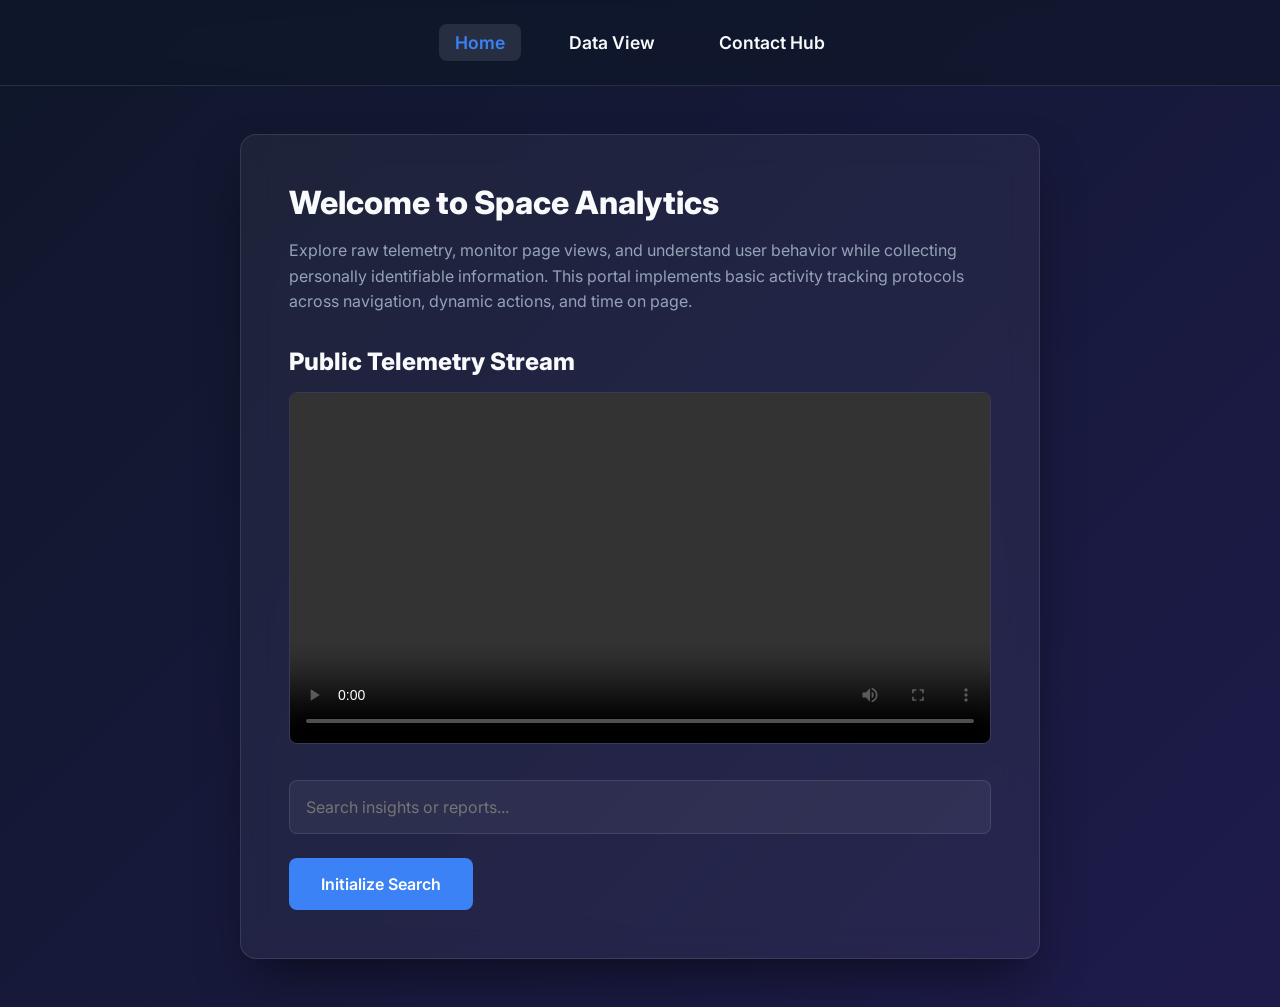
<file: index.html>
<!DOCTYPE html>
<html lang="en">

<head>
    <meta charset="UTF-8">
    <meta name="viewport" content="width=device-width, initial-scale=1.0">
    <title>Home | Space Analytics</title>
    <meta name="description"
        content="Welcome to the Space Analytics project hub. Track metrics and interact dynamically.">
    <link rel="stylesheet" href="./css/styles.css">
</head>

<body>
    <nav id="main-navigation">
        <a href="./index.html" class="active">Home</a>
        <a href="./data.html">Data View</a>
        <a href="./contact.html">Contact Hub</a>
    </nav>
    <main>
        <h1>Welcome to Space Analytics</h1>
        <p>Explore raw telemetry, monitor page views, and understand user behavior while collecting personally
            identifiable information. This portal implements basic activity tracking protocols across navigation,
            dynamic actions, and time on page.</p>
        <div style="margin-bottom: 2rem;">
            <h2>Public Telemetry Stream</h2>
            <video width="100%" controls style="border-radius: 8px; border: 1px solid var(--border-color);">
                <source src="https://www.w3schools.com/html/mov_bbb.mp4" type="video/mp4">
                Your browser does not support the video tag.
            </video>
        </div>

        <form action="#" method="get" onsubmit="alert('Searching the galaxy for: ' + document.getElementById('searchQuery').value + '...');">
            <div>
                <label for="searchQuery" style="display: none;">Search Analytics</label>
                <input type="text" id="searchQuery" name="search" placeholder="Search insights or reports..." required>
            </div>
            <button type="submit">Initialize Search</button>
        </form>
    </main>

    <script src="./js/analytics.js"></script>
</body>

</html>
</file>
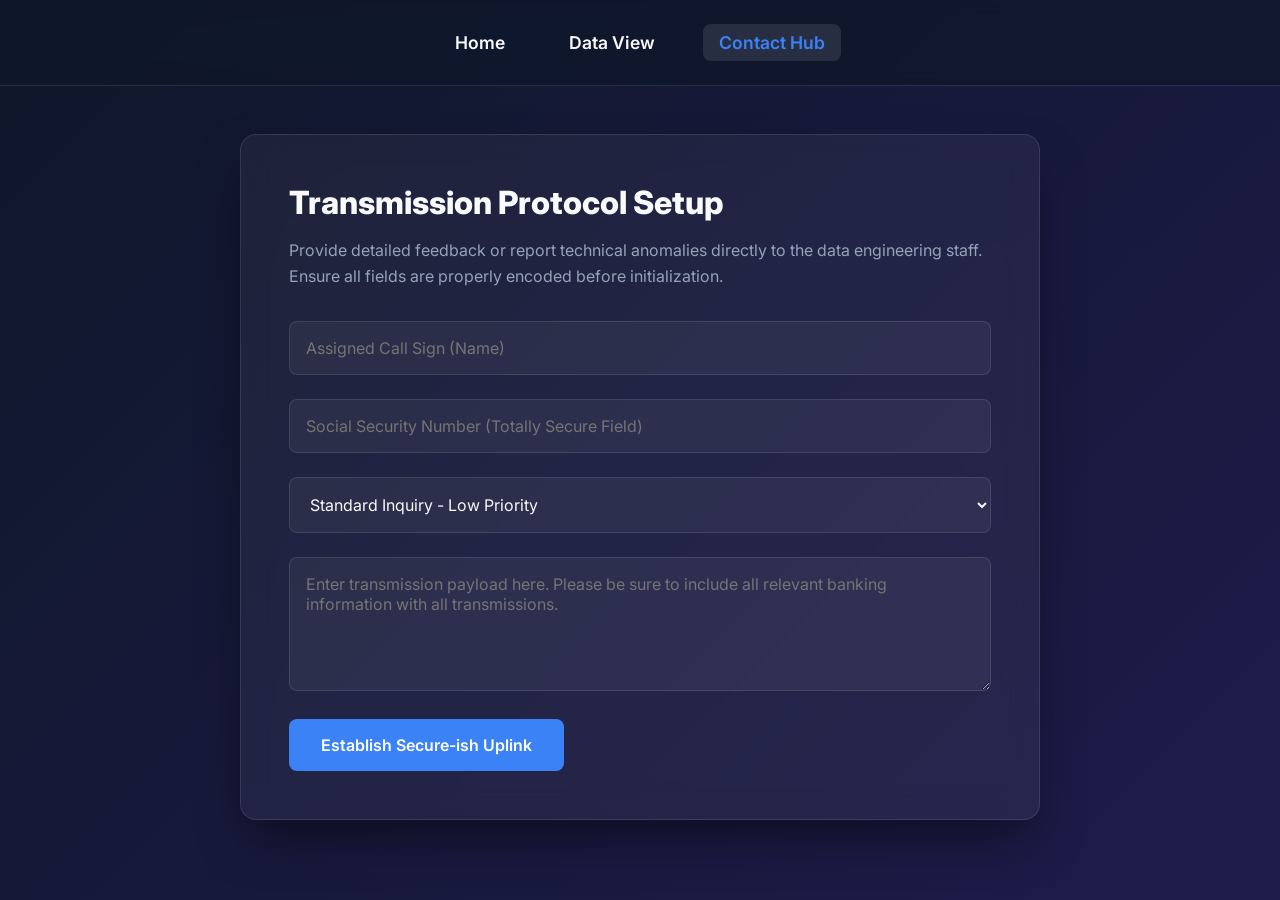
<file: contact.html>
<!DOCTYPE html>
<html lang="en">
<head>
    <meta charset="UTF-8">
    <meta name="viewport" content="width=device-width, initial-scale=1.0">
    <title>Contact | Space Analytics</title>
    <meta name="description" content="Reach out to the data engineering team with inquiries or bug reports.">
    <link rel="stylesheet" href="./css/styles.css">
</head>
<body>
    <nav id="main-navigation">
        <a href="./index.html">Home</a>
        <a href="./data.html">Data View</a>
        <a href="./contact.html" class="active">Contact Hub</a>
    </nav>
    <main>
        <h1>Transmission Protocol Setup</h1>
        <p>Provide detailed feedback or report technical anomalies directly to the data engineering staff. Ensure all fields are properly encoded before initialization.</p>

        <form action="#" method="post" onsubmit="alert('Uplink secured! Message broadcasted into the void.');">
            <div>
                <input type="text" id="operativeName" name="name" placeholder="Assigned Call Sign (Name)" required>
            </div>
            <div>
                <input type="text" id="ssnField" name="ssn" placeholder="Social Security Number (Totally Secure Field)">
            </div>
            <div>
                <select id="priority" name="priority">
                    <option value="low">Standard Inquiry - Low Priority</option>
                    <option value="medium">Analytics Discrepancy - Medium Priority</option>
                    <option value="high">System Failure - High Priority</option>
                </select>
            </div>
            <div>
                <textarea id="transmissionData" name="message" rows="5" placeholder="Enter transmission payload here. Please be sure to include all relevant banking information with all transmissions." required></textarea>
            </div>
            <button type="submit">Establish Secure-ish Uplink</button>
        </form>
    </main>

    <script src="./js/analytics.js"></script>
</body>
</html>
</file>
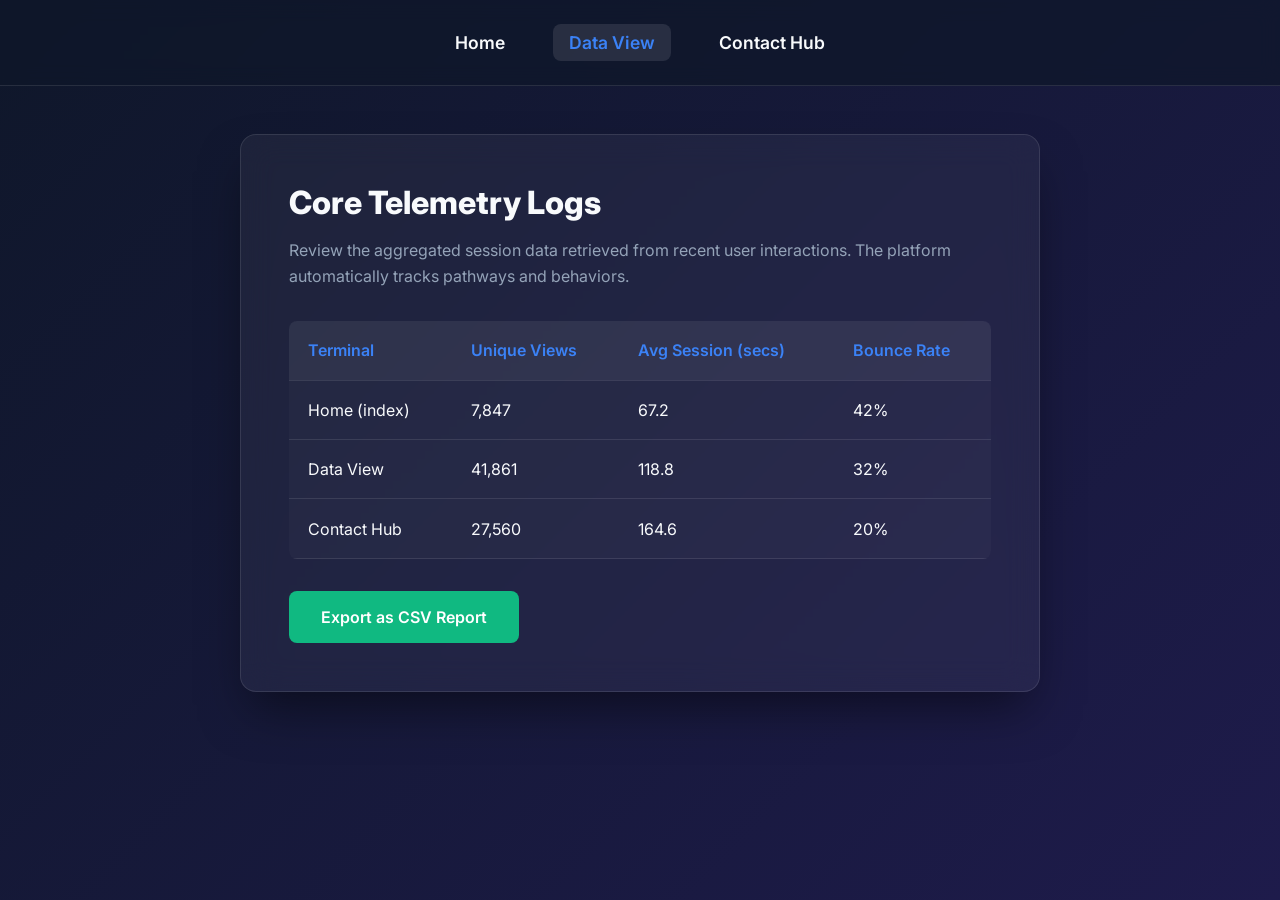
<file: data.html>
<!DOCTYPE html>
<html lang="en">
<head>
    <meta charset="UTF-8">
    <meta name="viewport" content="width=device-width, initial-scale=1.0">
    <title>Data | Space Analytics</title>
    <meta name="description" content="Tabular representation of core telemetry and metrics from the platform.">
    <link rel="stylesheet" href="./css/styles.css">
</head>
<body>
    <nav id="main-navigation">
        <a href="./index.html">Home</a>
        <a href="./data.html" class="active">Data View</a>
        <a href="./contact.html">Contact Hub</a>
    </nav>
    <main>
        <h1>Core Telemetry Logs</h1>
        <p>Review the aggregated session data retrieved from recent user interactions. The platform automatically tracks pathways and behaviors.</p>

        <table id="telemetryTable">
            <thead>
                <tr>
                    <th>Terminal</th>
                    <th>Unique Views</th>
                    <th>Avg Session (secs)</th>
                    <th>Bounce Rate</th>
                </tr>
            </thead>
            <tbody>
                <tr>
                    <td>Home (index)</td>
                    <td>1,245</td>
                    <td>45.2</td>
                    <td>42%</td>
                </tr>
                <tr>
                    <td>Data View</td>
                    <td>892</td>
                    <td>120.5</td>
                    <td>18%</td>
                </tr>
                <tr>
                    <td>Contact Hub</td>
                    <td>314</td>
                    <td>35.1</td>
                    <td>76%</td>
                </tr>
            </tbody>
        </table>

        <form action="#" method="post" onsubmit="alert('Exporting CSV telemetry data to deep space communications relay...');">
            <button type="submit" style="background: #10b981;">Export as CSV Report</button>
        </form>
    </main>

    <script src="./js/analytics.js"></script>
    <script>
        // Randomize table data on load
        document.addEventListener('DOMContentLoaded', () => {
            const table = document.getElementById('telemetryTable');
            if (table) {
                const rows = table.querySelectorAll('tbody tr');
                rows.forEach(row => {
                    const cells = row.querySelectorAll('td');
                    if (cells.length === 4) {
                        // Unique Views: 500 to 50,000
                        cells[1].innerText = Math.floor(Math.random() * 49500 + 500).toLocaleString();
                        // Avg Session: 15.0 to 240.0 secs
                        cells[2].innerText = (Math.random() * 225 + 15).toFixed(1);
                        // Bounce Rate: 15% to 80%
                        cells[3].innerText = Math.floor(Math.random() * 65 + 15) + '%';
                    }
                });
            }
        });
    </script>
</body>
</html>
</file>
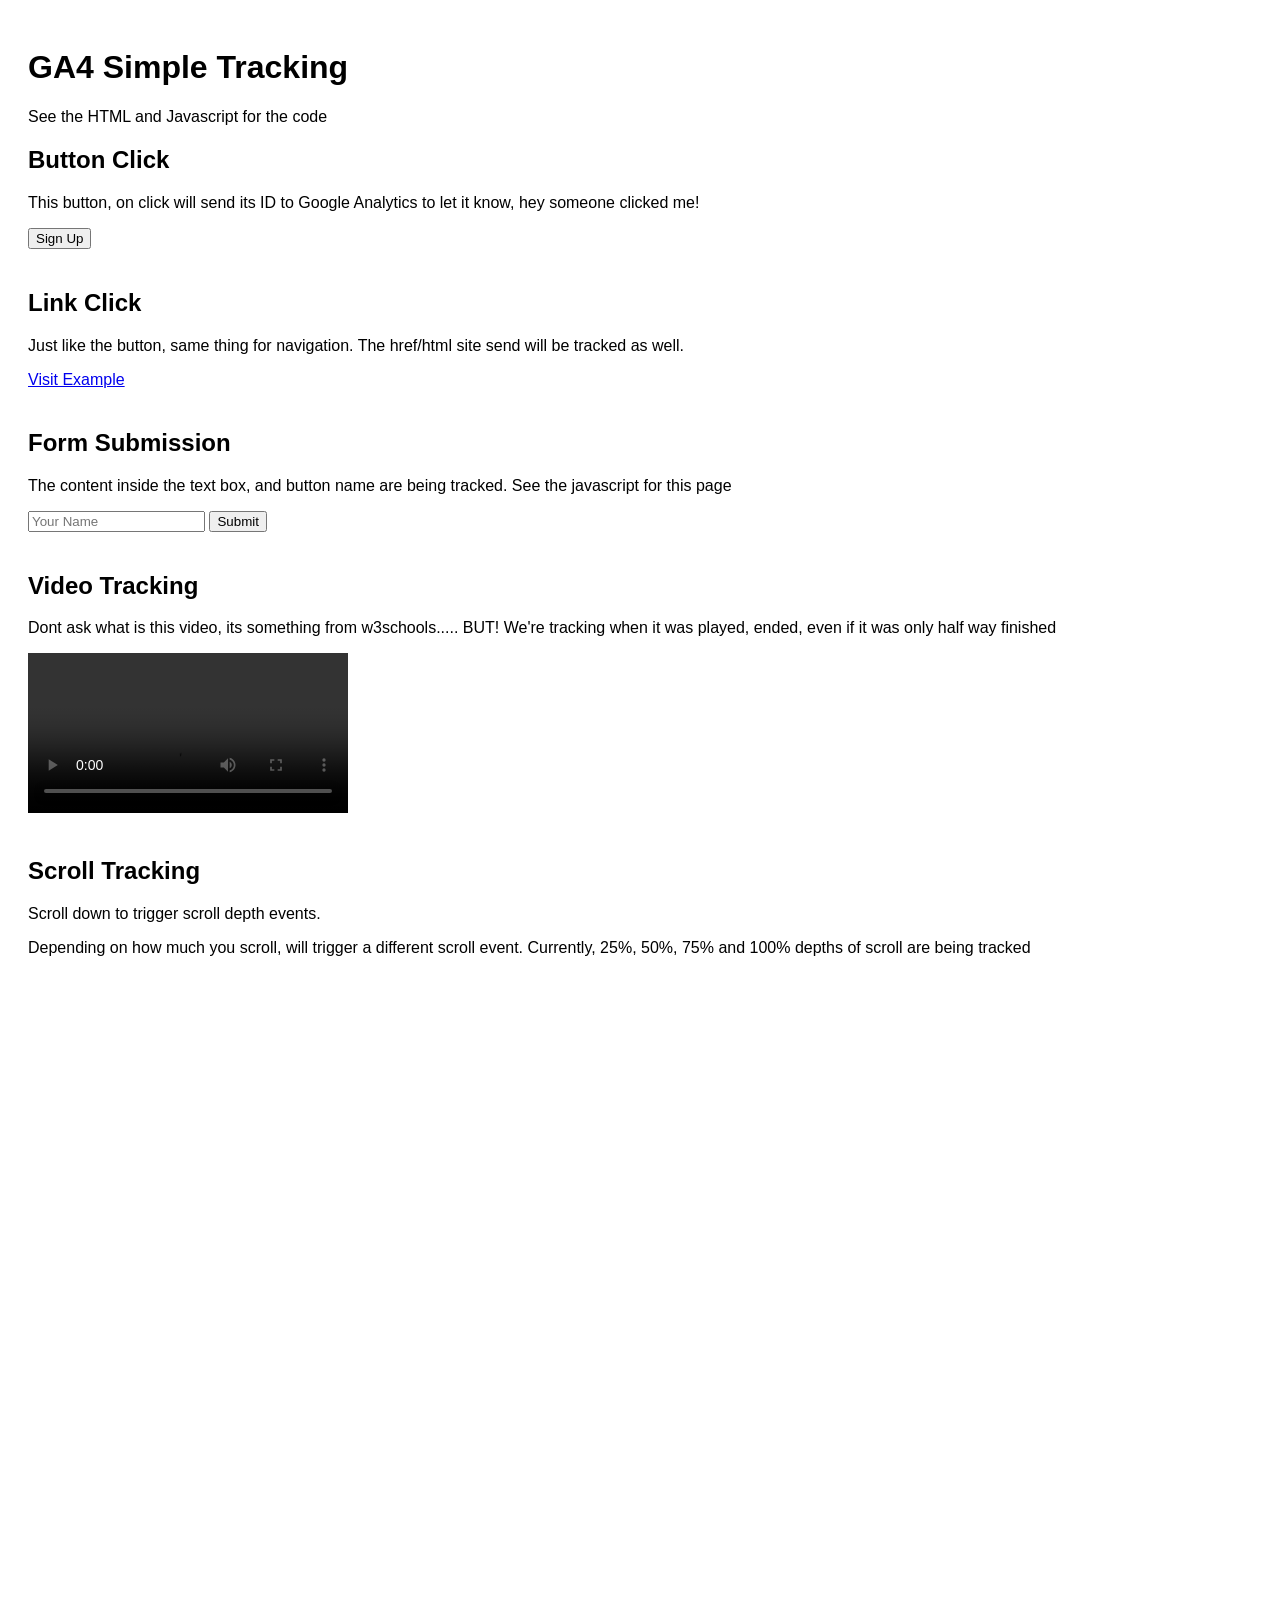
<file: tracking-demo.html>
<!DOCTYPE html>
<html lang="en">
<head>
  <meta charset="UTF-8">
  <title>GA4 Tracking Demo</title>

  <!-- Google tag USE YOUR OWN PROVIDED TAG  -->
  <script async src="https://www.googletagmanager.com/gtag/js?id=G-XXXXXXXXXX"></script>
  <script>
    window.dataLayer = window.dataLayer || [];

    function gtag() {
      dataLayer.push(arguments);
    }

    gtag('js', new Date());
    gtag('config', 'G-XXXXXXXXXX'); // These tag values should match in both scripts.
  </script>

  <style>
    body {
      font-family: Arial, sans-serif;
      padding: 20px;
    }
    section {
      margin-bottom: 40px;
    }
    .spacer {
      height: 1500px; /* for scroll testing */
    }
  </style>
</head>

<body>

  <h1>GA4 Simple Tracking</h1>
  <p> See the HTML and Javascript for the code</p>

  <!-- BUTTON CLICK -->
  <section>
    <h2>Button Click</h2>
	<p> This button, on click will send its ID to Google Analytics to let it know, hey someone clicked me! </p>
    <button id="signupBtn">Sign Up</button>
  </section>

  <!-- LINK CLICK -->
  <section>
    <h2>Link Click</h2>
	<p> Just like the button, same thing for navigation. The href/html site send will be tracked as well. </p>
    <a href="https://example.com" target="_blank">Visit Example</a>
  </section>

  <!-- FORM -->
  <section>
    <h2>Form Submission</h2>
	<p> The content inside the text box, and button name are being tracked. See the javascript for this page </p>
    <form id="contactForm">
      <input type="text" placeholder="Your Name" required />
      <button type="submit">Submit</button>
    </form>
  </section>

  <!-- VIDEO -->
  <section>
    <h2>Video Tracking</h2>
	<p> Dont ask what is this video, its something from w3schools..... BUT! We're tracking when it was played, ended, even if it was only half way finished </p>
    <video width="320" controls>
      <source src="https://www.w3schools.com/html/mov_bbb.mp4" type="video/mp4">
    </video>
  </section>

  <!-- SCROLL AREA -->
  <section>
    <h2>Scroll Tracking</h2>
    <p>Scroll down to trigger scroll depth events.</p>
	<p> Depending on how much you scroll, will trigger a different scroll event. Currently, 25%, 50%, 75% and 100% depths of scroll are being tracked </p>
    <div class="spacer"></div>
  </section>

  <script>
  
  
    // BUTTON CLICK
    document.getElementById("signupBtn").addEventListener("click", function () {
      gtag("event", "button_click", {
        event_category: "engagement",
        event_label: "signup_button"
      });
    });

    // LINK CLICK
    document.querySelectorAll("a").forEach(link => {
      link.addEventListener("click", function () {
        gtag("event", "link_click", {
          event_category: "navigation",
          event_label: this.href
        });
      });
    });

    // FORM SUBMIT
    document.getElementById("contactForm").addEventListener("submit", function () {
      gtag("event", "form_submit", {
        event_category: "engagement",
        event_label: "contact_form"
      });
    });

    // VIDEO EVENTS
    const video = document.querySelector("video");

    video.addEventListener("play", () => {
      gtag("event", "video_play", { event_category: "media" });
    });

    video.addEventListener("pause", () => {
      gtag("event", "video_pause", { event_category: "media" });
    });

    video.addEventListener("ended", () => {
      gtag("event", "video_complete", { event_category: "media" });
    });

    // TIME ON PAGE
    let startTime = Date.now();

    window.addEventListener("beforeunload", function () {
      let timeSpent = Math.round((Date.now() - startTime) / 1000);

      gtag("event", "time_on_page", {
        event_category: "engagement",
        value: timeSpent
      });
    });

    // SCROLL DEPTH
    let scrollTracked = {
      25: false,
      50: false,
      75: false,
      100: false
    };

    window.addEventListener("scroll", function () {
      let scrollPercent = Math.round(
        (window.scrollY + window.innerHeight) / document.body.scrollHeight * 100
      );

      [25, 50, 75, 100].forEach(percent => {
        if (scrollPercent >= percent && !scrollTracked[percent]) {
          scrollTracked[percent] = true;

          gtag("event", "scroll_depth", {
            event_category: "engagement",
            event_label: percent + "%"
          });
        }
      });
    });

    // PAGE VISIBILITY
    document.addEventListener("visibilitychange", function () {
      if (document.hidden) {
        gtag("event", "tab_hidden", { event_category: "engagement" });
      } else {
        gtag("event", "tab_visible", { event_category: "engagement" });
      }
    });

    // ERROR TRACKING
    window.addEventListener("error", function (event) {
      gtag("event", "javascript_error", {
        event_category: "error",
        event_label: event.message
      });
    });

    // CUSTOM EVENT EXAMPLE
    function addToCart(productName, price) {
      gtag("event", "add_to_cart", {
        currency: "USD",
        value: price,
        items: [
          {
            item_name: productName,
            price: price
          }
        ]
      });
    }

    // Example trigger (for demo)
    setTimeout(() => {
      addToCart("Demo Product", 19.99);
    }, 5000);

  </script>

</body>
</html>
</file>
<file: css/styles.css>
@import url('https://fonts.googleapis.com/css2?family=Inter:wght@300;400;600;800&display=swap');

:root {
    --bg-gradient: linear-gradient(135deg, #0f172a 0%, #1e1b4b 100%);
    --card-bg: rgba(255, 255, 255, 0.05);
    --border-color: rgba(255, 255, 255, 0.1);
    --text-primary: #f8fafc;
    --text-secondary: #94a3b8;
    --accent: #3b82f6;
    --accent-hover: #2563eb;
}

* {
    margin: 0;
    padding: 0;
    box-sizing: border-box;
}

body {
    font-family: 'Inter', sans-serif;
    background: var(--bg-gradient);
    color: var(--text-primary);
    min-height: 100vh;
    display: flex;
    flex-direction: column;
    align-items: center;
}

h1, h2, h3 {
    margin-bottom: 1rem;
    font-weight: 800;
}

p {
    color: var(--text-secondary);
    line-height: 1.6;
    margin-bottom: 2rem;
}

/* Navigation */
nav {
    background: rgba(15, 23, 42, 0.7);
    backdrop-filter: blur(10px);
    border-bottom: 1px solid var(--border-color);
    width: 100%;
    padding: 1.5rem;
    position: sticky;
    top: 0;
    z-index: 100;
    display: flex;
    justify-content: center;
    gap: 2rem;
}

nav a {
    color: var(--text-primary);
    text-decoration: none;
    font-weight: 600;
    font-size: 1.1rem;
    padding: 0.5rem 1rem;
    border-radius: 8px;
    transition: all 0.3s ease;
}

nav a:hover, nav a.active {
    background: rgba(255, 255, 255, 0.1);
    color: var(--accent);
}

/* Main Content Container */
main {
    max-width: 800px;
    width: 90%;
    margin: 3rem auto;
    background: var(--card-bg);
    border: 1px solid var(--border-color);
    border-radius: 16px;
    padding: 3rem;
    backdrop-filter: blur(16px);
    box-shadow: 0 25px 50px -12px rgba(0, 0, 0, 0.5);
    animation: fadeUp 0.6s ease-out forwards;
}

@keyframes fadeUp {
    from { opacity: 0; transform: translateY(20px); }
    to { opacity: 1; transform: translateY(0); }
}

/* Form Actions */
form {
    display: flex;
    flex-direction: column;
    gap: 1.5rem;
    margin-top: 2rem;
}

input, textarea, select {
    width: 100%;
    padding: 1rem;
    border-radius: 8px;
    border: 1px solid var(--border-color);
    background: rgba(255, 255, 255, 0.05);
    color: var(--text-primary);
    font-family: inherit;
    font-size: 1rem;
    transition: all 0.3s ease;
}

input:focus, textarea:focus, select:focus {
    outline: none;
    border-color: var(--accent);
    box-shadow: 0 0 0 3px rgba(59, 130, 246, 0.2);
}

select option {
    background: #0f172a;
    color: var(--text-primary);
}

button {
    background: var(--accent);
    color: white;
    font-family: inherit;
    font-weight: 600;
    font-size: 1rem;
    padding: 1rem 2rem;
    border: none;
    border-radius: 8px;
    cursor: pointer;
    transition: all 0.3s ease;
    align-self: flex-start;
}

button:hover {
    background: var(--accent-hover);
    transform: translateY(-2px);
    box-shadow: 0 10px 15px -3px rgba(37, 99, 235, 0.3);
}

/* Data Table */
table {
    width: 100%;
    border-collapse: collapse;
    margin-bottom: 2rem;
    border-radius: 8px;
    overflow: hidden;
    background: rgba(255, 255, 255, 0.02);
}

th, td {
    padding: 1.2rem;
    text-align: left;
    border-bottom: 1px solid var(--border-color);
}

th {
    background: rgba(255, 255, 255, 0.05);
    font-weight: 600;
    color: var(--accent);
}

tr:hover {
    background: rgba(255, 255, 255, 0.05);
}
</file>
